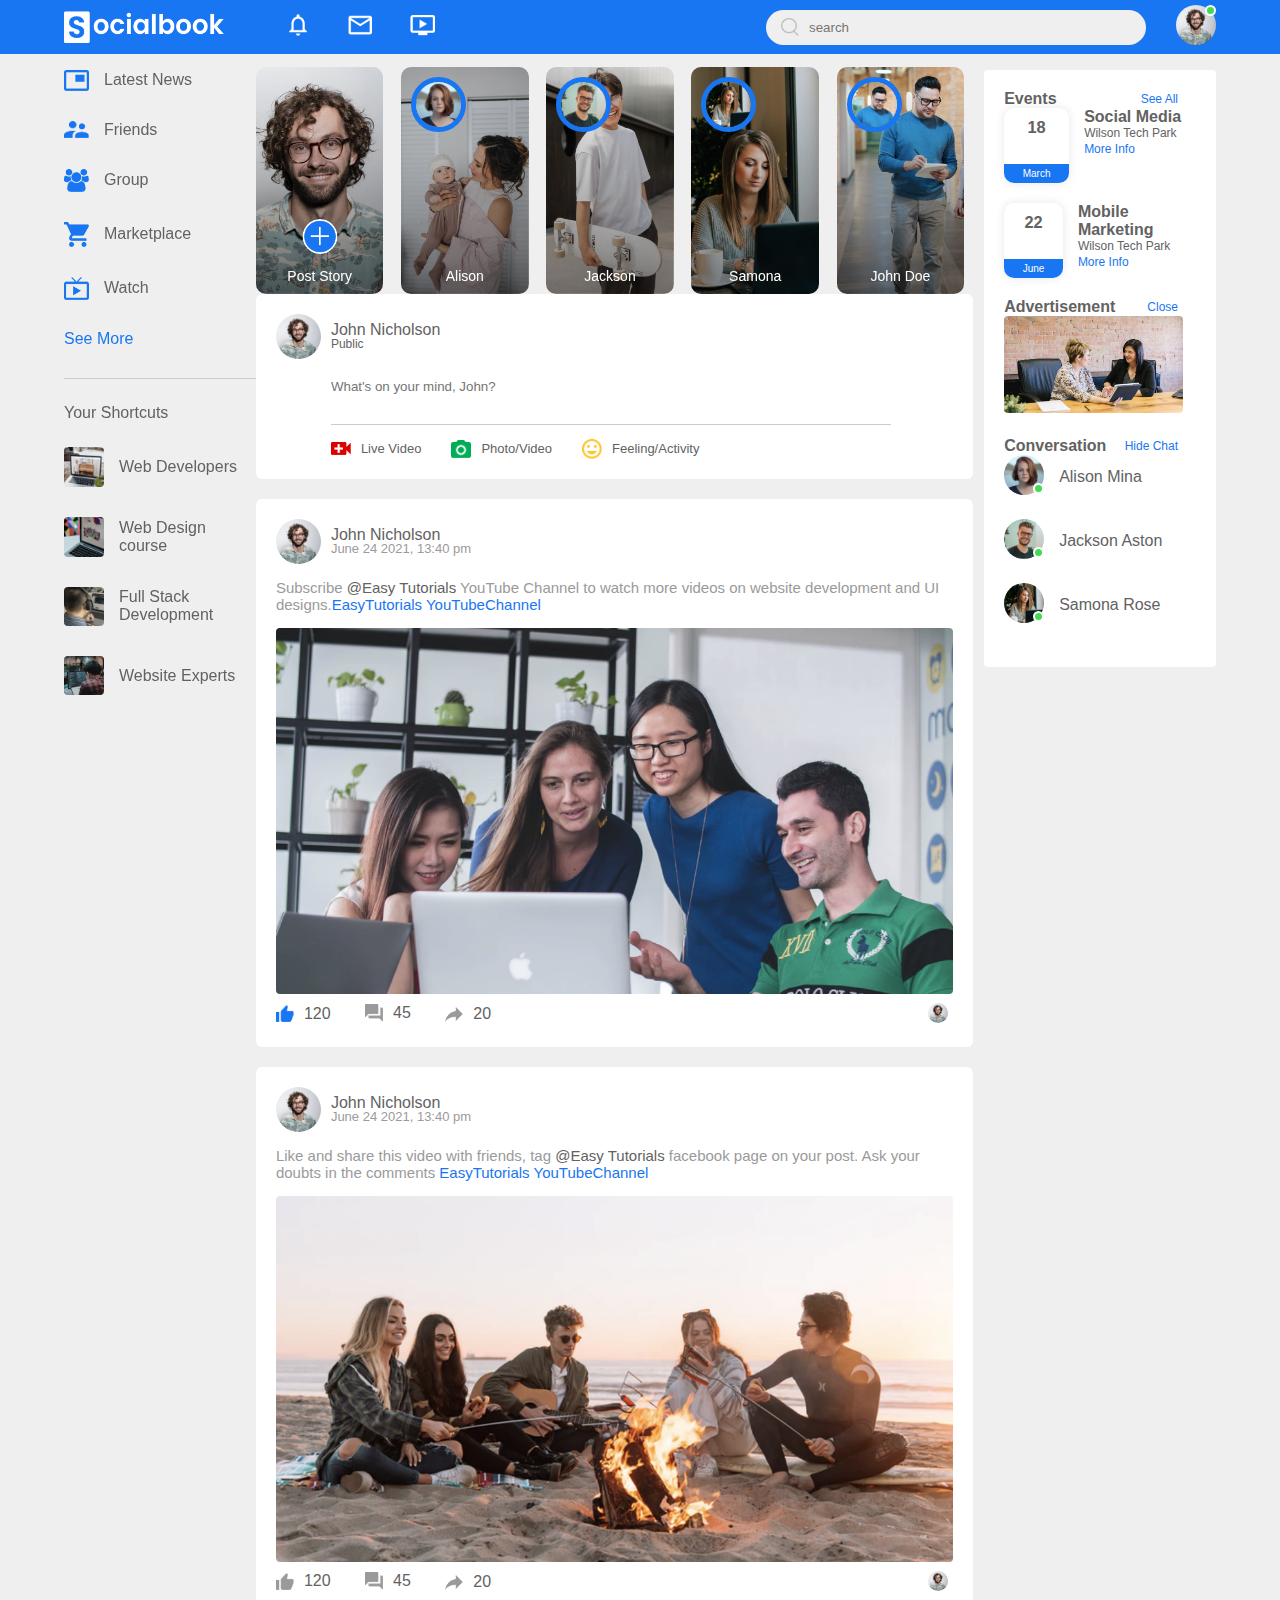
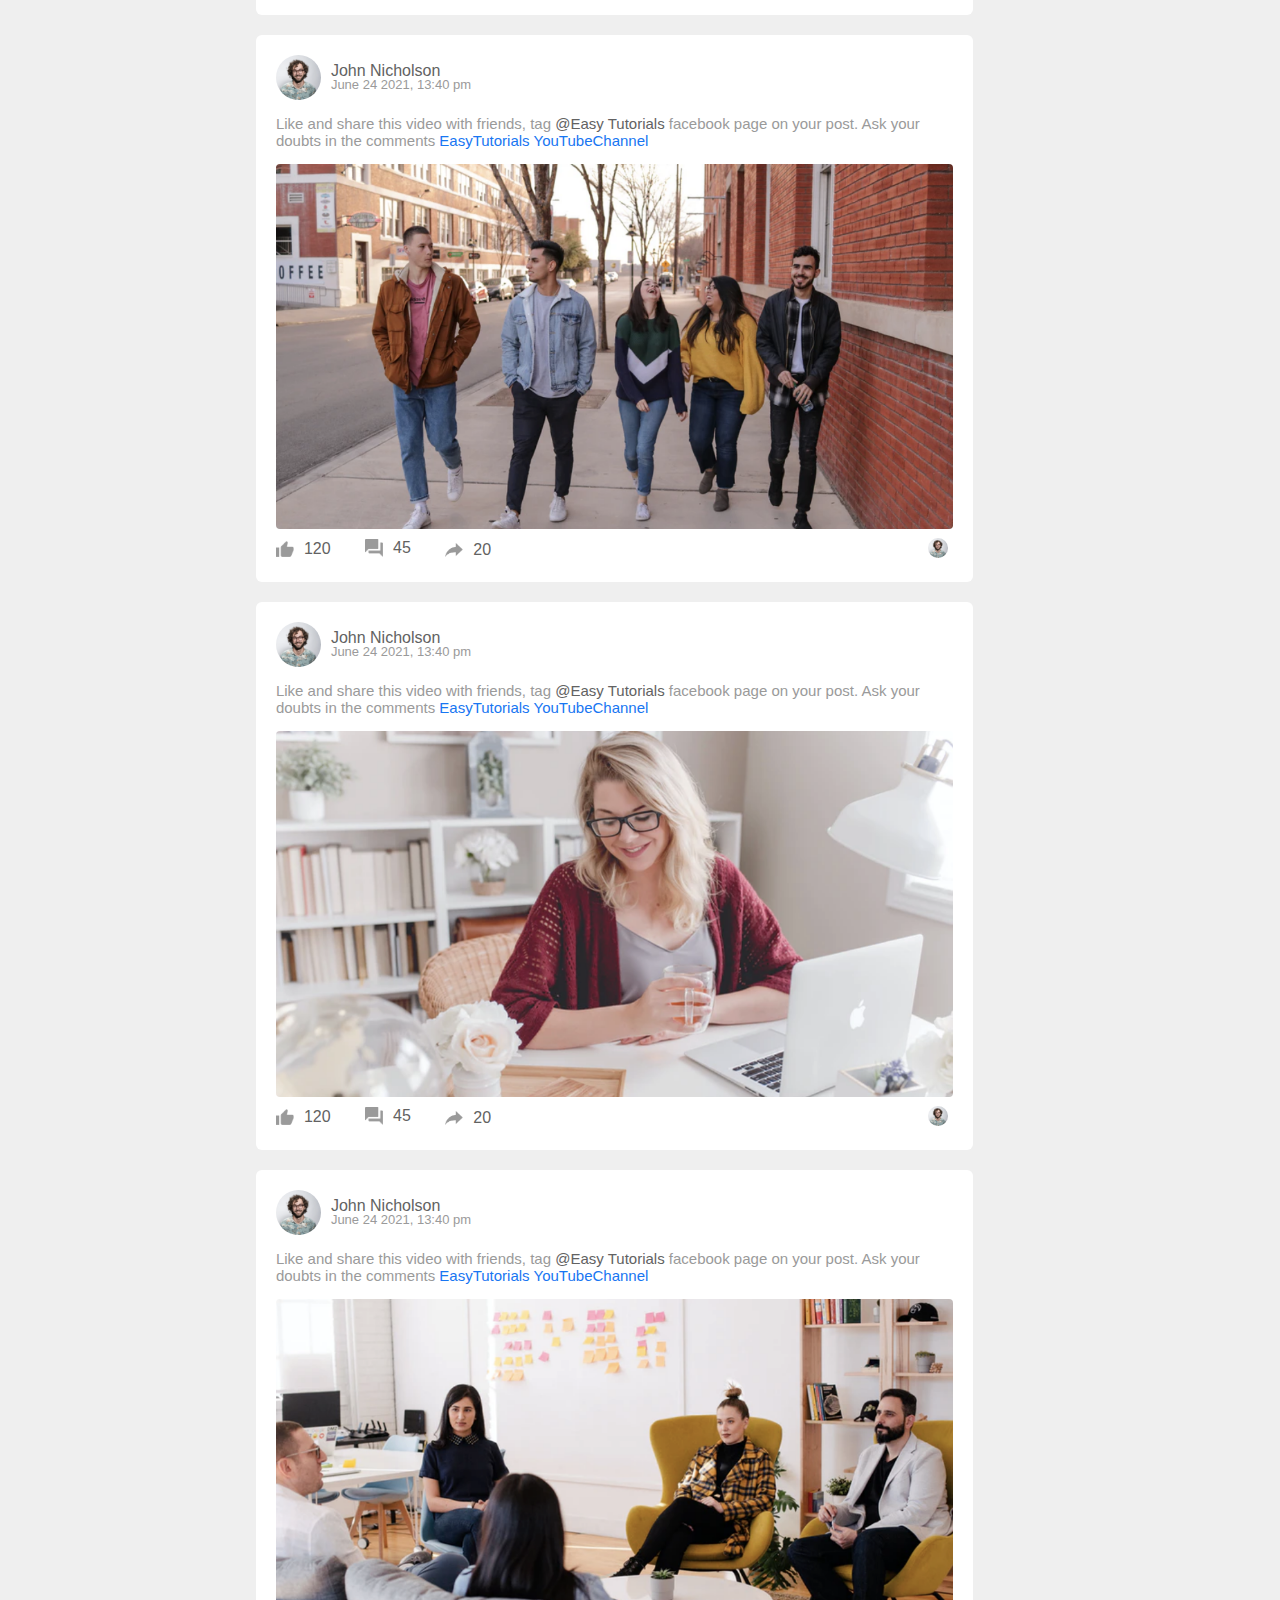
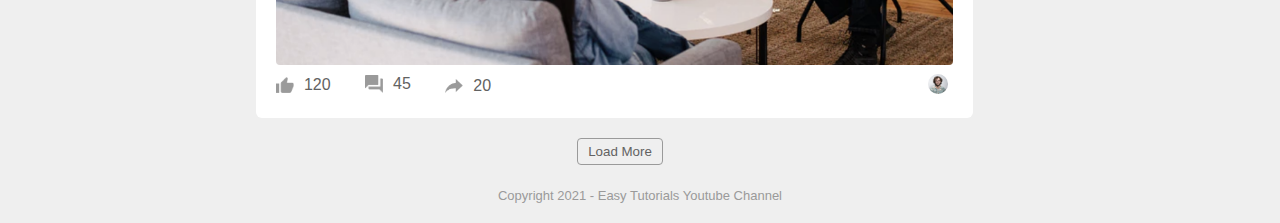
<file: index.html>
<!DOCTYPE html>
<html lang="en">

<head>
    <meta charset="UTF-8">
    <meta name="viewport" content="width=device-width, initial-scale=1.0">
    <title>SocialBook - Easy Tutorials Youtube Channel</title>
    <link rel="stylesheet" href="style.css">
    <link rel="stylesheet" href="https://cdnjs.cloudflare.com/ajax/libs/font-awesome/6.6.0/css/all.min.css"
        integrity="sha512-Kc323vGBEqzTmouAECnVceyQqyqdsSiqLQISBL29aUW4U/M7pSPA/gEUZQqv1cwx4OnYxTxve5UMg5GT6L4JJg=="
        crossorigin="anonymous" referrerpolicy="no-referrer" />
</head>

<body>

    <nav>
        <div class="nav-left">
            <a href="index.html"></a>
            <img src="images/logo2.png" class="logo">
            </a>
            <ul>
                <li><img src="images/notification.png"></li>
                <li><img src="images/inbox.png"></li>
                <li><img src="images/video.png"></li>
            </ul>
        </div>
        <div class="nav-right">

            <div class="search-box">
                <img src="images/search.png"
                >
                <input type="text" placeholder="search">
            </div>
            <div class="nav-user-icon online" onclick="settingsMenuToggle()">
                <img src="images/profile-pic.png">

            </div>

        </div>
        <!----------------dropdown-settings-menu---------------- -->
        <div class="settings-menu">

            <div id="dark-btn">
                <span></span>
            </div>

            <div class="settings-menu-inner">
                <div class="user-profile">
                    <img src="images/profile-pic.png">
                    <div>
                        <p>John Nicholson</p>
                        <a href="profile.html">See your profile</a>
                    </div>
                </div>
                <hr>
                <div class="user-profile">
                    <img src="images/feedback.png">
                    <div>
                        <p>Give Feedback</p>
                        <a href="#">Help us to improve the new design</a>
                    </div>
                </div>
                <hr>
                <div class="settings-links">
                    <img src="images/setting.png" class="settings-icon">
                    <a href="#">Settings & Privacy <img src="images/arrow.png"
                    width="10px"></a>
                </div>
                <div class="settings-links">
                    <img src="images/help.png" class="settings-icon">
                    <a href="#">Help & Support <img src="images/arrow.png"
                    width="10px"></a>
                </div>
                <div class="settings-links">
                    <img src="images/display.png" class="settings-icon">
                    <a href="#">Display & Accessibility <img src="images/arrow.png"
                    width="10px"></a>
                </div>
                <div class="settings-links">
                    <img src="images/logout.png" class="settings-icon">
                    <a href="#">Logout<img src="images/arrow.png" width="10px"></a>
                </div>




            </div>


        </div>
    </nav>

    <div class="container">
        <!---------------- left-sidebar---------------- -->
        <div class="left-sidebar">
            <div class="img-links">
                <a href="#"><img src="images/news.png"> Latest News</a>
                <a href="#"><img src="images/friends.png"> Friends</a>
                <a href="#"><img src="images/group.png"> Group</a>
                <a href="#"><img src="images/marketplace.png"> Marketplace</a>
                <a href="#"><img src="images/watch.png"> Watch</a>
                <a href="#">See More</a>
            </div>
            <div class="shortcut-links">
                <p>Your Shortcuts</p>
                <a href="#"><img src="images/shortcut-1.png">Web Developers</a>
                <a href="#"><img src="images/shortcut-2.png">Web Design course</a>
                <a href="#"><img src="images/shortcut-3.png">Full Stack Development</a>
                <a href="#"><img src="images/shortcut-4.png">Website Experts</a>
            </div>
        </div>
        <!---------------- main content---------------- -->
        <div class="main content">

            <div class="story-gallery">
                <div class="story story1">
                    <img src="images/upload.png">
                    <p>Post Story</p>
                </div>
                <div class="story story2">
                    <img src="images/member-1.png">
                    <p>Alison</p>
                </div>
                <div class="story story3">
                    <img src="images/member-2.png">
                    <p>Jackson</p>
                </div>
                <div class="story story4">
                    <img src="images/member-3.png">
                    <p>Samona</p>
                </div>
                <div class="story story5">
                    <img src="images/member-4.png">
                    <p>John Doe</p>
                </div>
            </div>


            <div class="write-post-container">
                <div class="user-profile">
                    <img src="images/profile-pic.png">
                    <div>
                        <p>John Nicholson</p>
                        <small>Public <i class="fas fa-caret-down"></i></small>
                    </div>
                </div>

                <div class="post-input-container">
                    <textarea rows="3" placeholder="What's on your mind, John?"></textarea>
                    <div class="add-post-links">
                        <a href="#"><img src="images/live-video.png"> Live Video</a>
                        <a href="#"><img src="images/photo.png"> Photo/Video</a>
                        <a href="#"><img src="images/feeling.png"> Feeling/Activity</a>
                    </div>
                </div>

            </div>

            <div class="post-container">
                <div class="post-row">
                    <div class="user-profile">
                        <img src="images/profile-pic.png">
                        <div>
                            <p>John Nicholson</p>
                            <span>June 24 2021, 13:40 pm</span>
                        </div>
                    </div>
                    <a href="#"><i class="fas fa-ellipsis-v"></i></a>
                </div>

                <p class="post-text">Subscribe <span>@Easy Tutorials</span> YouTube Channel to watch more videos on
                    website development and UI
                    designs.<a href="#">EasyTutorials</a> <a href="#">YouTubeChannel</a></p>
                <img src="images/feed-image-1.png" class="post-img">

                <div class="post-row">
                    <div class="activity-icons">
                        <div><img src="images/like-blue.png">120</div>
                        <div><img src="images/comments.png">45</div>
                        <div><img src="images/share.png">20</div>
                    </div>
                    <div class="post-profile-icons">
                        <img src="images/profile-pic.png"> <i class="fas fa-caret-down"></i>
                    </div>
                </div>

            </div>
            <div class="post-container">
                <div class="post-row">
                    <div class="user-profile">
                        <img src="images/profile-pic.png">
                        <div>
                            <p>John Nicholson</p>
                            <span>June 24 2021, 13:40 pm</span>
                        </div>
                    </div>
                    <a href="#"><i class="fas fa-ellipsis-v"></i></a>
                </div>

                <p class="post-text">Like and share this video with friends, tag <span>@Easy Tutorials</span> facebook
                    page on your post. Ask your doubts in the comments <a href="#">EasyTutorials</a> <a
                        href="#">YouTubeChannel</a></p>
                <img src="images/feed-image-2.png" class="post-img">

                <div class="post-row">
                    <div class="activity-icons">
                        <div><img src="images/like.png">120</div>
                        <div><img src="images/comments.png">45</div>
                        <div><img src="images/share.png">20</div>
                    </div>
                    <div class="post-profile-icons">
                        <img src="images/profile-pic.png"> <i class="fas fa-caret-down"></i>
                    </div>
                </div>

            </div>
            <div class="post-container">
                <div class="post-row">
                    <div class="user-profile">
                        <img src="images/profile-pic.png">
                        <div>
                            <p>John Nicholson</p>
                            <span>June 24 2021, 13:40 pm</span>
                        </div>
                    </div>
                    <a href="#"><i class="fas fa-ellipsis-v"></i></a>
                </div>

                <p class="post-text">Like and share this video with friends, tag <span>@Easy Tutorials</span> facebook
                    page on your post. Ask your doubts in the comments <a href="#">EasyTutorials</a> <a
                        href="#">YouTubeChannel</a></p>
                <img src="images/feed-image-3.png" class="post-img">

                <div class="post-row">
                    <div class="activity-icons">
                        <div><img src="images/like.png">120</div>
                        <div><img src="images/comments.png">45</div>
                        <div><img src="images/share.png">20</div>
                    </div>
                    <div class="post-profile-icons">
                        <img src="images/profile-pic.png"> <i class="fas fa-caret-down"></i>
                    </div>
                </div>

            </div>
            <div class="post-container">
                <div class="post-row">
                    <div class="user-profile">
                        <img src="images/profile-pic.png">
                        <div>
                            <p>John Nicholson</p>
                            <span>June 24 2021, 13:40 pm</span>
                        </div>
                    </div>
                    <a href="#"><i class="fas fa-ellipsis-v"></i></a>
                </div>

                <p class="post-text">Like and share this video with friends, tag <span>@Easy Tutorials</span> facebook
                    page on your post. Ask your doubts in the comments <a href="#">EasyTutorials</a> <a
                        href="#">YouTubeChannel</a></p>
                <img src="images/feed-image-4.png" class="post-img">

                <div class="post-row">
                    <div class="activity-icons">
                        <div><img src="images/like.png">120</div>
                        <div><img src="images/comments.png">45</div>
                        <div><img src="images/share.png">20</div>
                    </div>
                    <div class="post-profile-icons">
                        <img src="images/profile-pic.png"> <i class="fas fa-caret-down"></i>
                    </div>
                </div>

            </div>
            <div class="post-container">
                <div class="post-row">
                    <div class="user-profile">
                        <img src="images/profile-pic.png">
                        <div>
                            <p>John Nicholson</p>
                            <span>June 24 2021, 13:40 pm</span>
                        </div>
                    </div>
                    <a href="#"><i class="fas fa-ellipsis-v"></i></a>
                </div>

                <p class="post-text">Like and share this video with friends, tag <span>@Easy Tutorials</span> facebook
                    page on your post. Ask your doubts in the comments <a href="#">EasyTutorials</a> <a
                        href="#">YouTubeChannel</a></p>
                <img src="images/feed-image-5.png" class="post-img">

                <div class="post-row">
                    <div class="activity-icons">
                        <div><img src="images/like.png">120</div>
                        <div><img src="images/comments.png">45</div>
                        <div><img src="images/share.png">20</div>
                    </div>
                    <div class="post-profile-icons">
                        <img src="images/profile-pic.png"> <i class="fas fa-caret-down"></i>
                    </div>
                </div>

            </div>


            <button type="button" class="load-more-btn"> Load More</button>






 
        </div>
        <!---------------- right-sidebar---------------- -->
        <div class="right-sidebar">

            <div class="sidebar-title">
                <h4>Events</h4>
                <a href="#">See All</a>
            </div>

            <div class="event">
                <div class="left-event">
                    <h3>18</h3>
                    <span>March</span>
                </div>
                <div class="right-event">
                    <h4>Social Media</h4>
                    <p><i class="fa-solid fa-location"></i>Wilson Tech Park</p>
                    <a href="#">More Info</a>
                </div>
            </div>
            <div class="event">
                <div class="left-event">
                    <h3>22</h3>
                    <span>June</span>
                </div>
                <div class="right-event">
                    <h4>Mobile Marketing</h4>
                    <p><i class="fa-solid fa-location"></i>Wilson Tech Park</p>
                    <a href="#">More Info</a>
                </div>
            </div>
            <div class="sidebar-title">
                <h4>Advertisement</h4>
                <a href="#">Close</a>
            </div>
            <img src="images/advertisement.png" class="sidebar-ads">

            <div class="sidebar-title">
                <h4>Conversation</h4>
                <a href="#">Hide Chat</a>
            </div>
            <div class="online-list">
                <div class="online">
                    <img src="images/member-1.png">
                </div>
                <p>Alison Mina</p>
            </div>
            <div class="online-list">
                <div class="online">
                    <img src="images/member-2.png">
                </div>
                <p>Jackson Aston</p>
            </div>
            <div class="online-list">
                <div class="online">
                    <img src="images/member-3.png">
                </div>
                <p>Samona Rose</p>
            </div>




        </div>
    </div>

    <div class="footer">
        <p>Copyright 2021 - Easy Tutorials Youtube Channel</p>
    </div>
    <script src="script.js"></script>

</body>

</html>
</file>
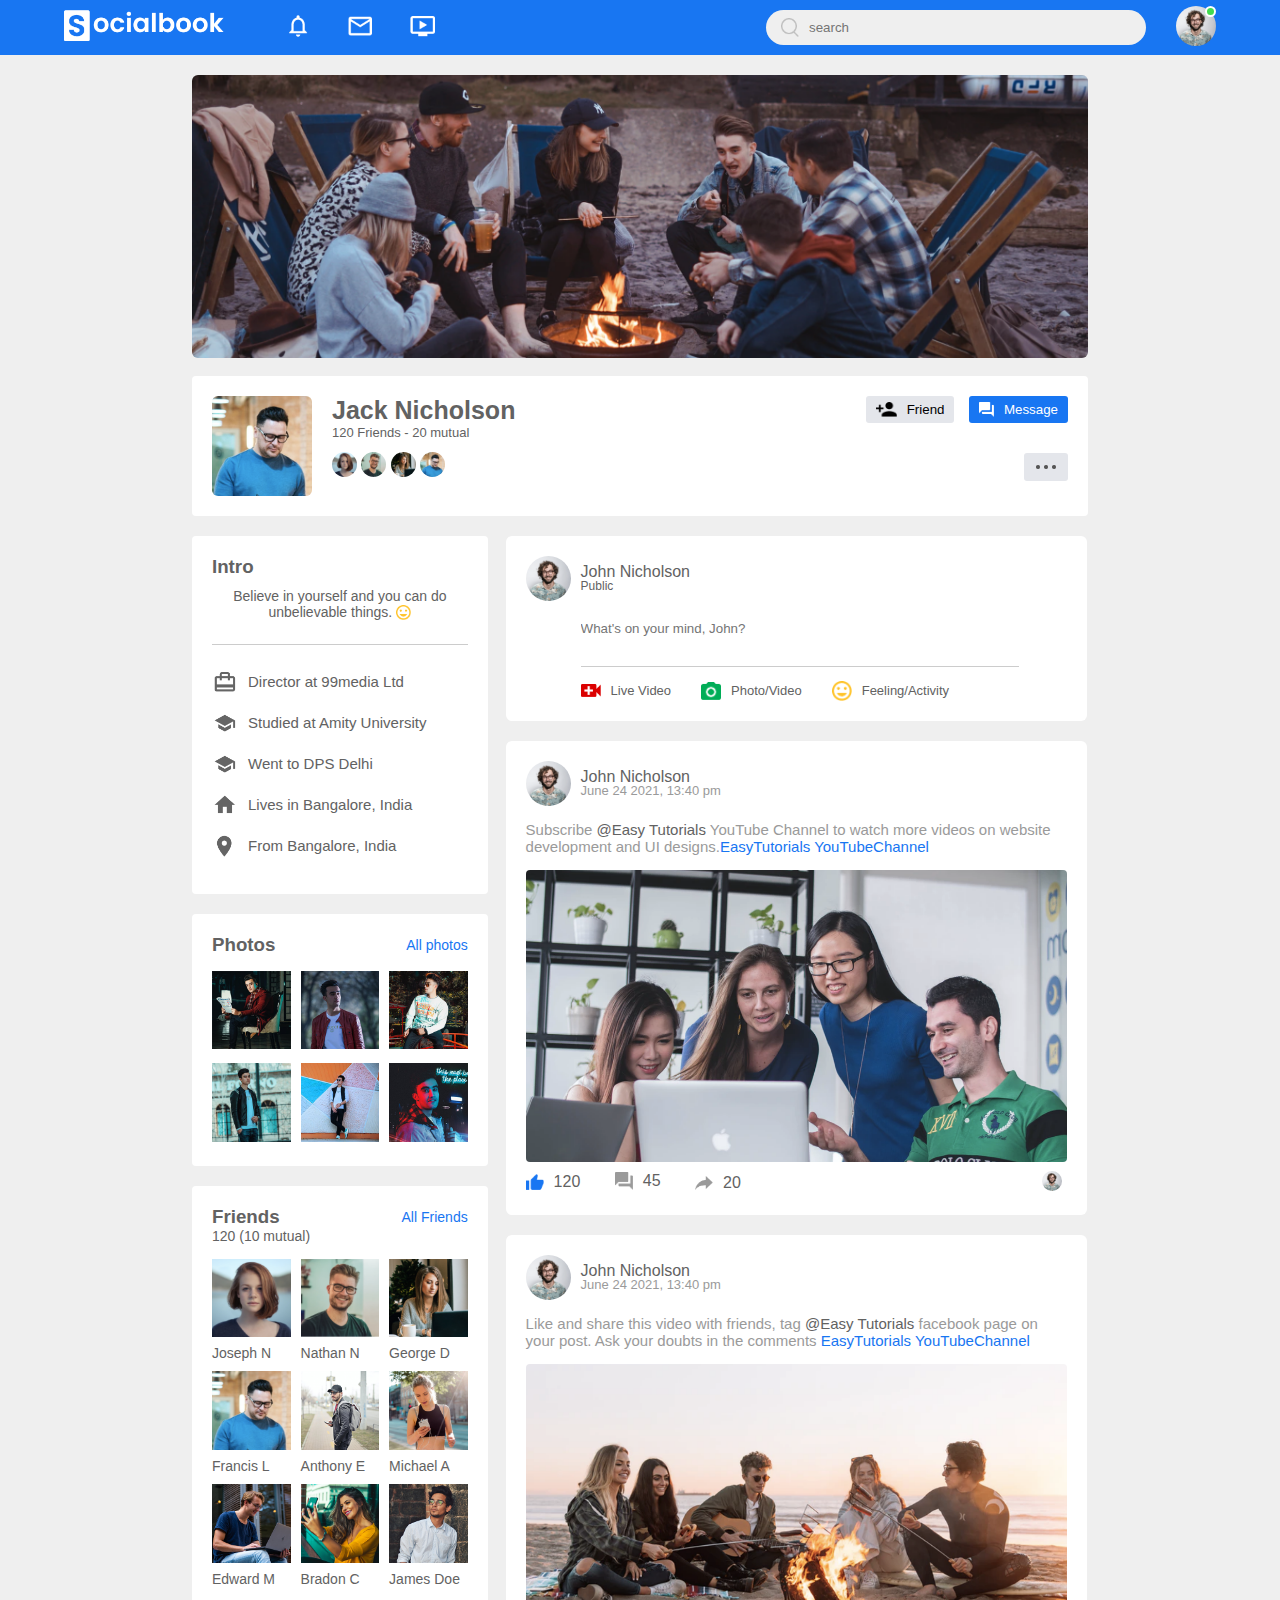
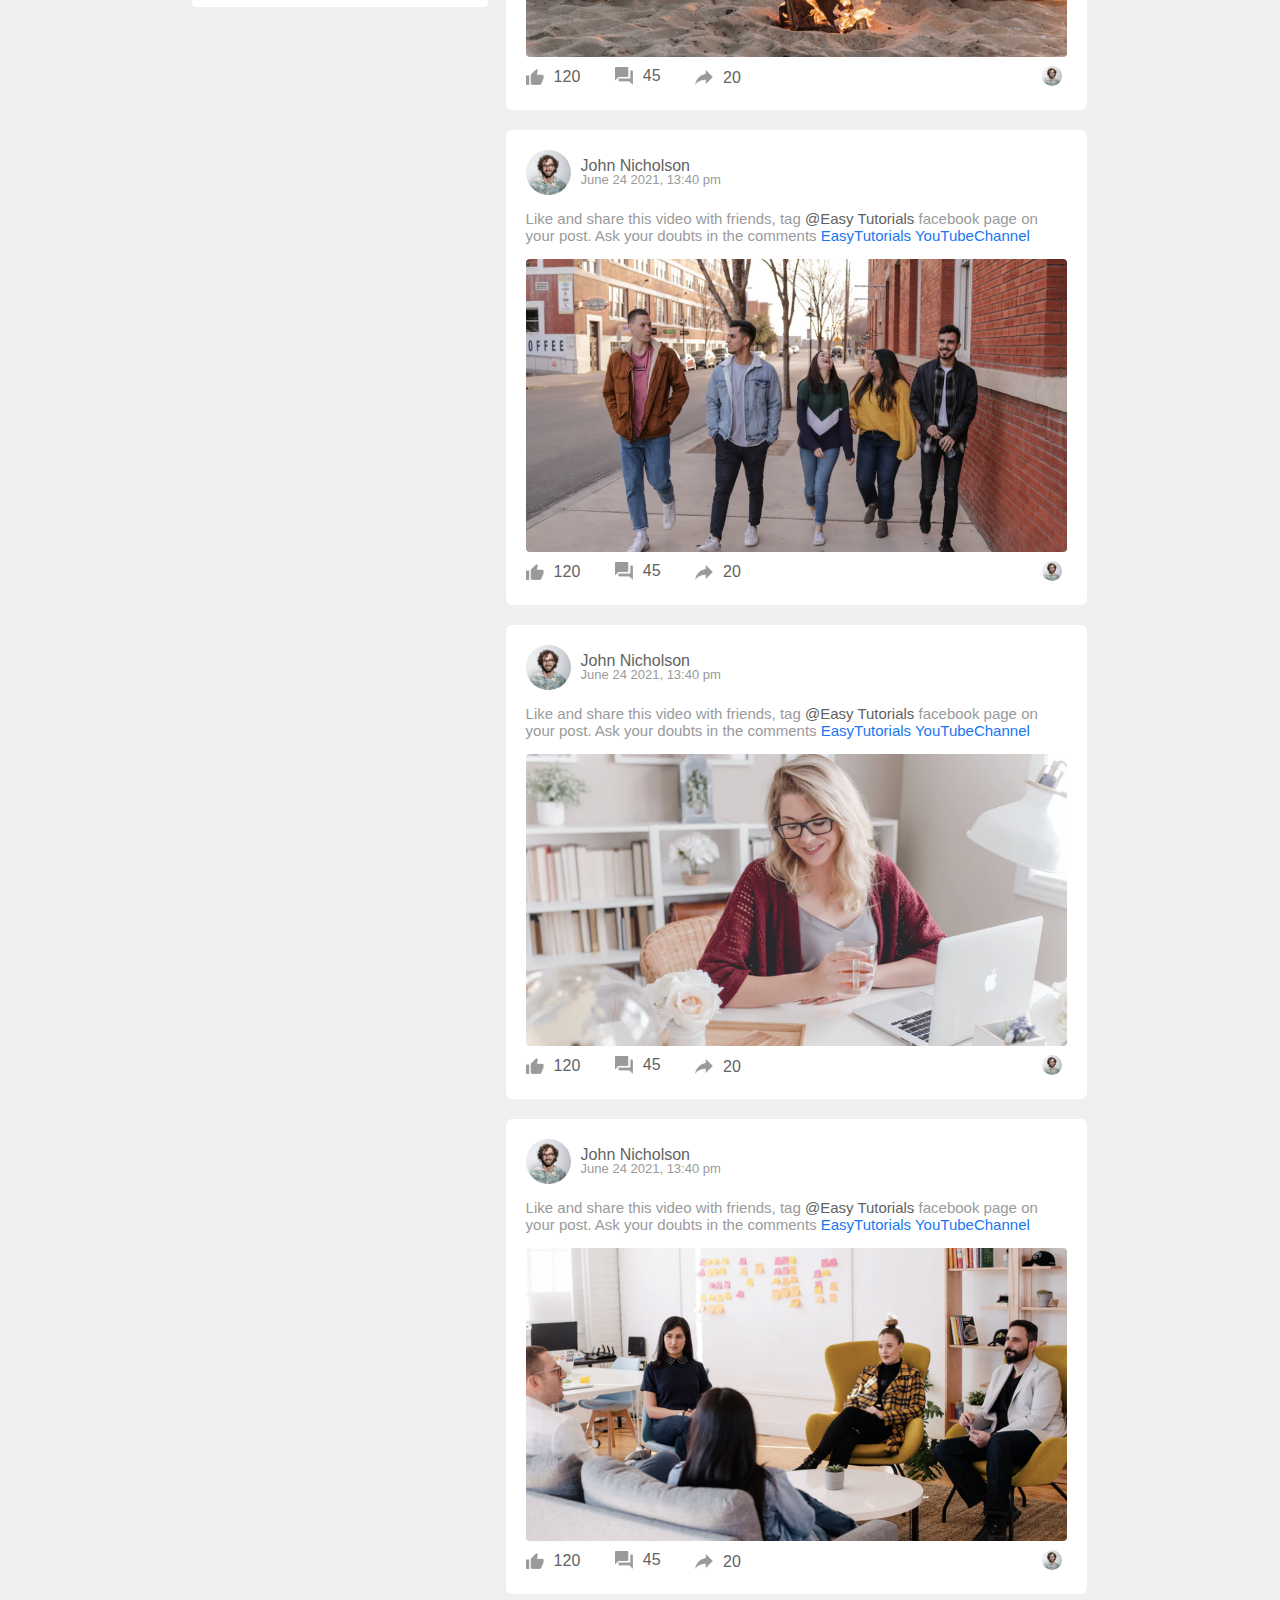
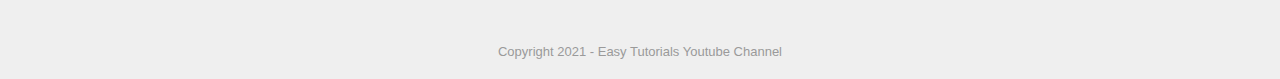
<file: profile.html>
<!DOCTYPE html>
<html lang="en">

<head>
    <meta charset="UTF-8">
    <meta name="viewport" content="width=device-width, initial-scale=1.0">
    <title>Profile page - SocialBook - Easy Tutorials</title>
    <link rel="stylesheet" href="style.css">
    <link rel="stylesheet" href="https://cdnjs.cloudflare.com/ajax/libs/font-awesome/6.6.0/css/all.min.css"
        integrity="sha512-Kc323vGBEqzTmouAECnVceyQqyqdsSiqLQISBL29aUW4U/M7pSPA/gEUZQqv1cwx4OnYxTxve5UMg5GT6L4JJg=="
        crossorigin="anonymous" referrerpolicy="no-referrer" />
</head>

<body>

    <nav>
        <div class="nav-left">
            <a href="index.html">
            <img src="images/logo2.png" class="logo">
            </a>
            <ul>
                <li><img src="images/notification.png"></li>
                <li><img src="images/inbox.png"></li>
                <li><img src="images/video.png"></li>
            </ul>
        </div>
        <div class="nav-right">

            <div class="search-box">
                <img src="images/search.png">
                <input type="text" placeholder="search">
            </div>
            <div class="nav-user-icon online" onclick="settingsMenuToggle()">
                <img src="images/profile-pic.png">

            </div>

        </div>
        <!----------------dropdown-settings-menu---------------- -->
        <div class="settings-menu">

            <div id="dark-btn">
                <span></span>
            </div>

            <div class="settings-menu-inner">
                <div class="user-profile">
                    <img src="images/profile-pic.png">
                    <div>
                        <p>John Nicholson</p>
                        <a href="profile.html">See your profile</a>
                    </div>
                </div>
                <hr>
                <div class="user-profile">
                    <img src="images/feedback.png">
                    <div>
                        <p>Give Feedback</p>
                        <a href="#">Help us to improve the new design</a>
                    </div>
                </div>
                <hr>
                <div class="settings-links">
                    <img src="images/setting.png" class="settings-icon">
                    <a href="#">Settings & Privacy <img src="images/arrow.png" width="10px"></a>
                </div>
                <div class="settings-links">
                    <img src="images/help.png" class="settings-icon">
                    <a href="#">Help & Support <img src="images/arrow.png" width="10px"></a>
                </div>
                <div class="settings-links">
                    <img src="images/display.png" class="settings-icon">
                    <a href="#">Display & Accessibility <img src="images/arrow.png" width="10px"></a>
                </div>
                <div class="settings-links">
                    <img src="images/logout.png" class="settings-icon">
                    <a href="#">Logout<img src="images/arrow.png" width="10px"></a>
                </div>
            </div>

        </div>
    </nav>

    <!-- ---- profile page --------- -->

    <div class="profile-container">
        <img src="images/cover.png" class="cover-img">
        <div class="profile-details">
            <div class="pd-left">
                <div class="pd-row">
                    <img src="images/profile.png" class="pd-image">
                    <div>
                        <h3>Jack Nicholson</h3>
                        <p>120 Friends - 20 mutual</p>
                        <img src="images/member-1.png">
                        <img src="images/member-2.png">
                        <img src="images/member-3.png">
                        <img src="images/member-4.png">
                    </div>
                </div>
            </div>
            <div class="pd-right">

                <button type="button"><img src="images/add-friends.png">Friend</button>
                <button type="button"><img src="images/message.png">Message</button>
                <br>
                <a href=""><img src="images/more.png"></a>

            </div>
        </div>

        <div class="profile-info">
            <div class="info-col">

                <div class="profile-intro">
                    <h3>Intro</h3>
                    <p class="intro-text">Believe in yourself and you can do unbelievable things. <img
                     src="images/feeling.png"></p>
                    <hr>
                    <ul>
                        <li><img src="images/profile-job.png">Director at 99media Ltd</li>
                        <li><img src="images/profile-study.png" alt="">Studied at Amity University</li>
                        <li><img src="images/profile-study.png">Went to DPS Delhi</li>
                        <li><img src="images/profile-home.png">Lives in Bangalore, India</li>
                        <li><img src="images/profile-location.png">From Bangalore, India</li>
                    </ul>
                </div>

                <div class="profile-intro">
                    <div class="title-box">
                        <h3>Photos</h3>
                    <a href="">All photos</a>
                    </div>
                    
                    <div class="photo-box">
                        <div><img src="images/photo1.png" alt=""></div>
                        <div><img src="images/photo2.png" alt=""></div>
                        <div><img src="images/photo3.png" alt=""></div>
                        <div><img src="images/photo4.png" alt=""></div>
                        <div><img src="images/photo5.png" alt=""></div>
                        <div><img src="images/photo6.png" alt=""></div>
                    </div>
                </div>

                <div class="profile-intro">
                    <div class="title-box">
                        <h3>Friends</h3>
                    <a href="">All Friends</a>
                    </div>
                    <p>120 (10 mutual)</p>
                    
                    <div class="friends-box">
                        <div><img src="images/member-1.png"> <p>Joseph N</p></div>
                        <div><img src="images/member-2.png"> <p>Nathan N</p></div>
                        <div><img src="images/member-3.png"> <p>George D</p></div>
                        <div><img src="images/member-4.png"> <p>Francis L</p></div>
                        <div><img src="images/member-5.png"> <p>Anthony E</p></div>
                        <div><img src="images/member-6.png"> <p>Michael A</p></div>
                        <div><img src="images/member-7.png"> <p>Edward M</p></div>
                        <div><img src="images/member-8.png"> <p>Bradon C</p></div>
                        <div><img src="images/member-9.png"> <p>James Doe</p></div>
                       
                    </div>
                </div>

            </div>

            <div class="post-col">
                <div class="write-post-container">
                    <div class="user-profile">
                        <img src="images/profile-pic.png">
                        <div>
                            <p>John Nicholson</p>
                            <small>Public <i class="fas fa-caret-down"></i></small>
                        </div>
                    </div>

                    <div class="post-input-container">
                        <textarea rows="3" placeholder="What's on your mind, John?"></textarea>
                        <div class="add-post-links">
                            <a href="#"><img src="images/live-video.png"> Live Video</a>
                            <a href="#"><img src="images/photo.png"> Photo/Video</a>
                            <a href="#"><img src="images/feeling.png"> Feeling/Activity</a>
                        </div>
                    </div>

                </div>
                <div class="post-container">
                    <div class="post-row">
                        <div class="user-profile">
                            <img src="images/profile-pic.png">
                            <div>
                                <p>John Nicholson</p>
                                <span>June 24 2021, 13:40 pm</span>
                            </div>
                        </div>
                        <a href="#"><i class="fas fa-ellipsis-v"></i></a>
                    </div>

                    <p class="post-text">Subscribe <span>@Easy Tutorials</span> YouTube Channel to watch more videos on
                        website development and UI
                        designs.<a href="#">EasyTutorials</a> <a href="#">YouTubeChannel</a></p>
                    <img src="images/feed-image-1.png" class="post-img">

                    <div class="post-row">
                        <div class="activity-icons">
                            <div><img src="images/like-blue.png">120</div>
                            <div><img src="images/comments.png">45</div>
                            <div><img src="images/share.png">20</div>
                        </div>
                        <div class="post-profile-icons">
                            <img src="images/profile-pic.png"> <i class="fas fa-caret-down"></i>
                        </div>
                    </div>

                </div>
                <div class="post-container">
                    <div class="post-row">
                        <div class="user-profile">
                            <img src="images/profile-pic.png">
                            <div>
                                <p>John Nicholson</p>
                                <span>June 24 2021, 13:40 pm</span>
                            </div>
                        </div>
                        <a href="#"><i class="fas fa-ellipsis-v"></i></a>
                    </div>

                    <p class="post-text">Like and share this video with friends, tag <span>@Easy Tutorials</span>
                        facebook
                        page on your post. Ask your doubts in the comments <a href="#">EasyTutorials</a> <a
                            href="#">YouTubeChannel</a></p>
                    <img src="images/feed-image-2.png" class="post-img">

                    <div class="post-row">
                        <div class="activity-icons">
                            <div><img src="images/like.png">120</div>
                            <div><img src="images/comments.png">45</div>
                            <div><img src="images/share.png">20</div>
                        </div>
                        <div class="post-profile-icons">
                            <img src="images/profile-pic.png"> <i class="fas fa-caret-down"></i>
                        </div>
                    </div>

                </div>
                <div class="post-container">
                    <div class="post-row">
                        <div class="user-profile">
                            <img src="images/profile-pic.png">
                            <div>
                                <p>John Nicholson</p>
                                <span>June 24 2021, 13:40 pm</span>
                            </div>
                        </div>
                        <a href="#"><i class="fas fa-ellipsis-v"></i></a>
                    </div>

                    <p class="post-text">Like and share this video with friends, tag <span>@Easy Tutorials</span>
                        facebook
                        page on your post. Ask your doubts in the comments <a href="#">EasyTutorials</a> <a
                            href="#">YouTubeChannel</a></p>
                    <img src="images/feed-image-3.png" class="post-img">

                    <div class="post-row">
                        <div class="activity-icons">
                            <div><img src="images/like.png">120</div>
                            <div><img src="images/comments.png">45</div>
                            <div><img src="images/share.png">20</div>
                        </div>
                        <div class="post-profile-icons">
                            <img src="images/profile-pic.png"> <i class="fas fa-caret-down"></i>
                        </div>
                    </div>

                </div>
                <div class="post-container">
                    <div class="post-row">
                        <div class="user-profile">
                            <img src="images/profile-pic.png">
                            <div>
                                <p>John Nicholson</p>
                                <span>June 24 2021, 13:40 pm</span>
                            </div>
                        </div>
                        <a href="#"><i class="fas fa-ellipsis-v"></i></a>
                    </div>

                    <p class="post-text">Like and share this video with friends, tag <span>@Easy Tutorials</span>
                        facebook
                        page on your post. Ask your doubts in the comments <a href="#">EasyTutorials</a> <a
                            href="#">YouTubeChannel</a></p>
                    <img src="images/feed-image-4.png" class="post-img">

                    <div class="post-row">
                        <div class="activity-icons">
                            <div><img src="images/like.png">120</div>
                            <div><img src="images/comments.png">45</div>
                            <div><img src="images/share.png">20</div>
                        </div>
                        <div class="post-profile-icons">
                            <img src="images/profile-pic.png"> <i class="fas fa-caret-down"></i>
                        </div>
                    </div>

                </div>
                <div class="post-container">
                    <div class="post-row">
                        <div class="user-profile">
                            <img src="images/profile-pic.png">
                            <div>
                                <p>John Nicholson</p>
                                <span>June 24 2021, 13:40 pm</span>
                            </div>
                        </div>
                        <a href="#"><i class="fas fa-ellipsis-v"></i></a>
                    </div>

                    <p class="post-text">Like and share this video with friends, tag <span>@Easy Tutorials</span>
                        facebook
                        page on your post. Ask your doubts in the comments <a href="#">EasyTutorials</a> <a
                            href="#">YouTubeChannel</a></p>
                    <img src="images/feed-image-5.png" class="post-img">

                    <div class="post-row">
                        <div class="activity-icons">
                            <div><img src="images/like.png">120</div>
                            <div><img src="images/comments.png">45</div>
                            <div><img src="images/share.png">20</div>
                        </div>
                        <div class="post-profile-icons">
                            <img src="images/profile-pic.png"> <i class="fas fa-caret-down"></i>
                        </div>
                    </div>

                </div>

            </div>
        </div>


    </div>





    <div class="footer">
        <p>Copyright 2021 - Easy Tutorials Youtube Channel</p>
    </div>
    <script src="script.js"></script>

</body>

</html>
</file>
<file: style.css>
*{
    margin: 0;
    padding: 0;
    font-family: 'oppinns', sans-serif;
}

:root{
    --boby-color:#efefef;
    --nav-color:#1876f2;
    --bg-color:#fff;
}
.dark-theme{
    --boby-color:#0a0a0a;
    --nav-color:#000;
    --bg-color:#000;  
}



body{
    background: var(--boby-color);
    transition: background 0.3s;
}
nav{
    display: flex;
    align-items: center;
    justify-content: space-between;
    background: var(--nav-color);
    padding: 5px 5%;
    position: sticky;
    top: 0;
    z-index: 100;
}
.logo{
    width: 160px;
    margin-right: 45px;
}
.nav-left, .nav-right{
    display: flex;
    align-items: center;
}
.nav-left ul li{
    list-style: none;
    display: inline-block;
}
.nav-left ul li img{
    width: 28px;
    margin: 0 15px;
}
.nav-user-icon img{
    width: 40px;
    border-radius: 50%;
    cursor: pointer;
}
.nav-user-icon{
    margin-left: 30px;
}
.search-box{
    background: #efefef;
    width: 350px;
    border-radius: 20px;
    display: flex;
    align-items: center;
    padding: 0 15px;
}
.search-box img{
    width: 18px;
}
.search-box input{
    width: 93%;
    background: transparent;
    padding: 10px;
    outline: none;
    border: 0;
}
.online{
    position: relative;
}
.online::after{
    content: '';
    width: 7px;
    height: 7px;
    border: 2px solid #fff;
    border-radius: 50px;
    background: #41db51;
    position: absolute;
    top: 0;
    right: 0;
}

.container{
    display: flex;
    justify-content: space-between;
    padding: 13px 5%;
}
.left-sidebar{
    flex-basis: 25%;
    position: sticky;
    top: 70px;
    align-self: flex-start;
}
.right-sidebar{
    flex-basis: 25%;
    position: sticky;
    top: 70px;
    align-self: flex-start;
    background: var(--bg-color);
    padding: 20px;
    border-radius: 4px;
    color: #626262;
}
.main-content{
    flex-basis: 47%;
}
.img-links a, .shortcut-links a{
    text-decoration: none;
    display: flex;
    align-items: center;
    margin-bottom: 30px;
    color: #626262;
    width: fit-content;
}
.img-links a img{
    width: 25px;
    margin-right: 15px;
}
.img-links a:last-child{
    color: #1876f2;
}
.img-links{
    border-bottom: 1px solid #ccc;
}
.shortcut-links a img{
    width: 40px;
    border-radius: 4px;
    margin-right: 15px;
}
.shortcut-links p{
    margin: 25px 0;
    color: #626262;
    font-weight: 500;
}

.sidebar-title{
    display: flex;
    align-items: center;
    justify-content: space-between;
    margin-right: 18px;
}
.right-sidebar h4{
    font-weight: 600;
    font-size: 16px;
}
.sidebar-title a{
    text-decoration: none;
    color: #1876f2;
    font-size: 12px;
}

.event{
    display: flex;
    font-size: 14px;
    margin-bottom: 20px;
}
.left-event{
    border-radius: 10px;
    height: 65px;
    width: 65px;
    margin-right: 15px;
    padding-top: 10px;
    text-align: center;
    position: relative;
    overflow: hidden;
    box-shadow: 0 0 10px rgba(0, 0, 0, 0.1);
}
.event p{
    font-size: 12px;
}

.event a{
    font-size: 12px;
    color: #1876f2;
    text-decoration: none;
}
.left-event span{
    left: 0;
    bottom: 0;
    position: absolute;
    width: 100%;
    background: #1876f2;
    color: #fff;
    font-size: 10px;
    padding: 4px 0;
}
.sidebar-ads{
    width: 93%;
    margin-bottom: 20px;
    border-radius: 4px;
}
.online-list{
    display: flex;
    align-items: center;
    margin-bottom: 20px;
}
.online-list .online img{
    width: 40px;
    border-radius: 50%;
}
.online-list .online{
    width: 40px;
    border-radius: 50%;
    margin-right: 15px;
}
.online-list .online::after{
    top: unset;
    bottom: 5px;
}

.story-gallery{
    display: flex;
    justify-content: space-between;
    margin-right: 20px;
}
.story{
    flex-basis: 18%;
    padding-top: 32%;
    position: relative;
    background-image: linear-gradient(transparent,rgba(0,0,0,0.5)), url(images/status-1.png);
    background-position: center;
    background-size: cover;
    border-radius: 10px;
}
.story img{
    position: absolute;
    width: 45px;
    border-radius: 50%;
    top: 10px;
    left: 10px;
    border: 5px solid #1876f2;
}
.story p{
    position: absolute;
    bottom: 10px;
    width: 100%;
    text-align: center;
    color: #fff;
    font-size: 14px;
}
.story1{
    background-image: linear-gradient(transparent,rgba(0,0,0,0.5)), url(images/status-1.png);
}
.story2{
    background-image: linear-gradient(transparent,rgba(0,0,0,0.5)), url(images/status-2.png);
}
.story3{
    background-image: linear-gradient(transparent,rgba(0,0,0,0.5)), url(images/status-3.png);
}
.story4{
    background-image: linear-gradient(transparent,rgba(0,0,0,0.5)), url(images/status-4.png);
}
.story5{
    background-image: linear-gradient(transparent,rgba(0,0,0,0.5)), url(images/status-5.png);
}
.story.story1 img{
    top: unset;
    left: 50%;
    bottom: 40px;
    transform: translateX(-50%);
    border: 0;
    width: 35px;
}

.write-post-container{
    width: 93%;
    background: var(--bg-color);
    border-radius: 6px;
    padding: 20px;
    color: #626262;
}
.user-profile{
    display: flex;
    align-items: center;
}
.user-profile img{
    width: 45px;
    border-radius: 50%;
    margin-right: 10px;
}
.user-profile p{
    margin-bottom: -5px;
    font-weight: 500;
    color: #626262;
}
.user-profile small{
    font-size: 12px;
}
.post-input-container{
    padding-left: 55px;
    padding-top: 20px;
}
.post-input-container textarea{
    width: 90%;
    border: 0;
    outline: 0;
    border-bottom: 1px solid #ccc;
    background: transparent;
    resize: none;
}
.add-post-links{
    display: flex;
    margin-top: 10px;
}
.add-post-links a{
    text-decoration: none;
    display: flex;
    align-items: center;
    color: #626262;
    margin-right: 30px;
    font-size: 13px;
}
.add-post-links a img{
    width: 20px;
    margin-right: 10px;
}
.post-container{
    width: 93%;
    background: var(--bg-color);
    border-radius: 6px;
    padding: 20px;
    color: #626262;
    margin: 20px 0;
}
.user-profile span{
    font-size: 13px;
    color:#9a9a9a;
}
.post-text{
    color: #9a9a9a;
    margin: 15px 0;
    font-size: 15px;
}
.post-text span{
    color: #626262;
    font-weight: 500;
}
.post-text a{
    color: #1876f2;
    text-decoration: none;
}
.post-img{
    width: 100%;
    border-radius: 4px;
    margin-bottom: 5px;
}
.post-row{
    display: flex;
    align-items: center;
    justify-content: space-between;
}
.activity-icons div img{
    width: 18px;
    margin-right: 10px;
}
.activity-icons div{
    display: inline-flex;
    align-items: center;
    margin-right: 30px;
}
.post-profile-icon{
    display: flex;
    align-items: center;
}
.post-profile-icons img{
    width: 20px;
    border-radius: 50%;
    margin-right: 5px;
}
.post-row a{
    color: #9a9a9a;
}

.load-more-btn{
    display: block;
    margin: auto;
    cursor: pointer;
    padding: 5px 10px;
    border: 1px solid #9a9a9a;
    color: #626262;
    background: transparent;
    border-radius: 4px;
}
.footer{
    text-align: center;
    color: #9a9a9a;
    padding: 10px 0 20px;
    font-size: 13px;
}

.settings-menu{
    position: absolute;
    width: 90%;
    max-width: 350px;
    background: var(--bg-color);
    box-shadow: 0 0 10px rgba(0, 0, 0, 0.4);
    border-radius: 4px;
    overflow: hidden;
    top: 108%;
    right: 5%;
    max-height: 0;
    transition: max-height 0.3s;
}
.settings-menu-height{
    max-height: 450px;
}
.user-profile a{
    font-size: 12px;
    color: #1876f2;
    text-decoration: none;
}

.settings-menu-inner{
    padding: 20px;
}
.settings-menu hr{
    border: 0;
    height: 1px;
    background: #9a9a9a;
    margin: 15px 0;
}
.settings-links{
    display: flex;
    align-items: center;
    margin: 15px 0;
}
.settings-links .settings-icon{
    width: 38px;
    margin-right: 10px;
    border-radius: 50%;
}
.settings-links a{
    display: flex;
    flex: 1;
    align-items: center;
    justify-content: space-between;
    text-decoration: none;
    color: #626262;
}
#dark-btn{
    position: absolute;
    top: 20px;
    right: 20px;
    background: #ccc;
    width: 45px;
    border-radius: 15px;
    padding: 2px 3px;
    cursor: pointer; 
    display: flex;
    transition: padding-left 0.5s, background 0.5s;
}
#dark-btn span{
    width: 18px;
    height: 18px;
    background: #fff;
    border-radius: 50%;
    display: inline-block;
}
#dark-btn.dark-btn-on{
    padding-left: 23px;
    background: #0a0a0a;
}


/* --------- profile page --------- */
.profile-container{
    padding: 20px 15%;
    color: #626262;
}
.cover-img{
    width: 100%;
    border-radius: 6px;
    margin-bottom: 14px;
}
.profile-details{
    background: var(--bg-color);
    padding: 20px;
    border-radius: 4px;
    display: flex;
    align-items: flex-start;
    justify-content: space-between;
}
.pd-row{
    display: flex;
    align-items: flex-start;
}
.pd-image{
    width: 100px;
    margin-right: 20px;
    border-radius: 6px;
}
.pd-row div h3{
    font-size: 25px;
    font-weight: 600;
}
.pd-row div p{
    font-size: 13px;
}
.pd-row div img{
    width: 25px;
    border-radius: 50%;
    margin-top: 12px;
}
.pd-right button{
    background: #1876f2;
    border: 0;
    outline: 0;
    padding: 6px 10px;
    display: inline-flex;
    align-items: center;
    color: #fff;
    border-radius: 3px;
    margin-left: 10px;
    cursor: pointer;
}
.pd-right button img{
    height: 15px;
    margin-right: 10px;
}
.pd-right button:first-child{
    background: #e4e6eb;
    color: #000;
}
.pd-right{
    text-align: right;
}
.pd-right a{
    background: #e4e6eb;
    border-radius: 3px;
    padding: 12px;display: inline-flex;
    margin-top: 30px;
}
.pd-right a img{
    width: 20px;
}
.profile-info{
    display: flex;
    align-self: flex-start;
    justify-content: space-between;
    margin-top: 20px;
}
.info-col{
    flex-basis: 33%;
}
.post-col{
    flex-basis: 65%;
}
.profile-intro{
    background: var(--bg-color);
    padding: 20px;
    margin-bottom: 20px;
    border-radius: 4px;
}
.profile-intro h3{
    font-weight: 600;
}
.intro-text{
    text-align: center;
    margin: 10px 0;
    font-size: 15px;
}
.intro-text img{
    width: 15px;
    margin-bottom: -3px;
}
.profile-intro hr{
    border: 0;
    height: 1px;
    background: #ccc;
    margin: 24px 0;
}
.profile-intro ul li{
    list-style: none;
    font-size: 15px;
    margin: 15px 0;
    display: flex;
    align-items: center;
}
.profile-intro ul li img{
    width: 26px;
    margin-right: 10px;
}
.title-box{
    display: flex;
    align-items: center;
    justify-content: space-between;
}
.title-box a{
    text-decoration: none;
    color: #1876f2;
    font-size: 14px;
}
.photo-box{
    display: grid;
    grid-template-columns: repeat(3, auto);
    grid-gap: 10px;
    margin-top: 15px;
}
.photo-box div img{
    width: 100%;
    cursor: pointer;
}
.profile-intro p{
    font-size: 14px;
}
.friends-box{
    display: grid;
    grid-template-columns: repeat(3, auto);
    grid-gap: 10px;
    margin-top: 15px;
}
.friends-box div img{
    width: 100%;
    cursor: pointer;
    padding-bottom: 20px;
}
.friends-box div{
    position: relative;
}
.friends-box p{
    position: absolute;
    bottom: 0;
    left: 0;
}
/* ---------- media query for home page ---------- */

@media (max-width:900px){
    .right-sidebar{
        display: none;
    }
    .left-sidebar{
        display: none;
    }
    nav{
        flex-wrap: wrap;
    }
    .search-box {
        display: none;
    }
    .logo{
        width: 110px;
        margin-right: 20px;
    }
    .nav-left ul li img{
        width: 20px;
        margin: 0 8px;
    }
    .nav-user-icon img{
        width: 30px;
    }
    .nav-user-icon{
        margin-left: 0;
    }
    .add-post-links{
        flex-wrap: wrap;
    }
    .main-content{
        flex-basis: 100%;
    }
    .story img{
        width: 20px;
        border-width: 3px;
    }
    .story p{
        font-size: 10px;
    }
    .story.story1 img{
        width: 25px;
        bottom: 30px;
    }
    .add-post-links a{
        margin-right: 12px;
        font-size: 9px;
    }
    .add-post-links a img{
        width: 16px;
        margin-right: 5px;
    }
    .post-input-container{
        padding-left: 0;
    }
}
/*---------- media query for profile page ----------*/
@media (max-width:900px){
    .profile-container{
        padding: 20px 5%;
    }
    .profile-details{
        flex-wrap: wrap;
    }
    .pd-right{
        text-align: left;
        margin-top: 15px;
    }
    .pd-right button{
        margin-left: 0;
        margin-right: 10px;
    }
    .pd-row div h3{
        font-size: 16px;
    }
    .profile-info{
        flex-wrap: wrap;
    }
    .info-col, .post-col{
        flex-basis: 100%;
    }
}
</file>
